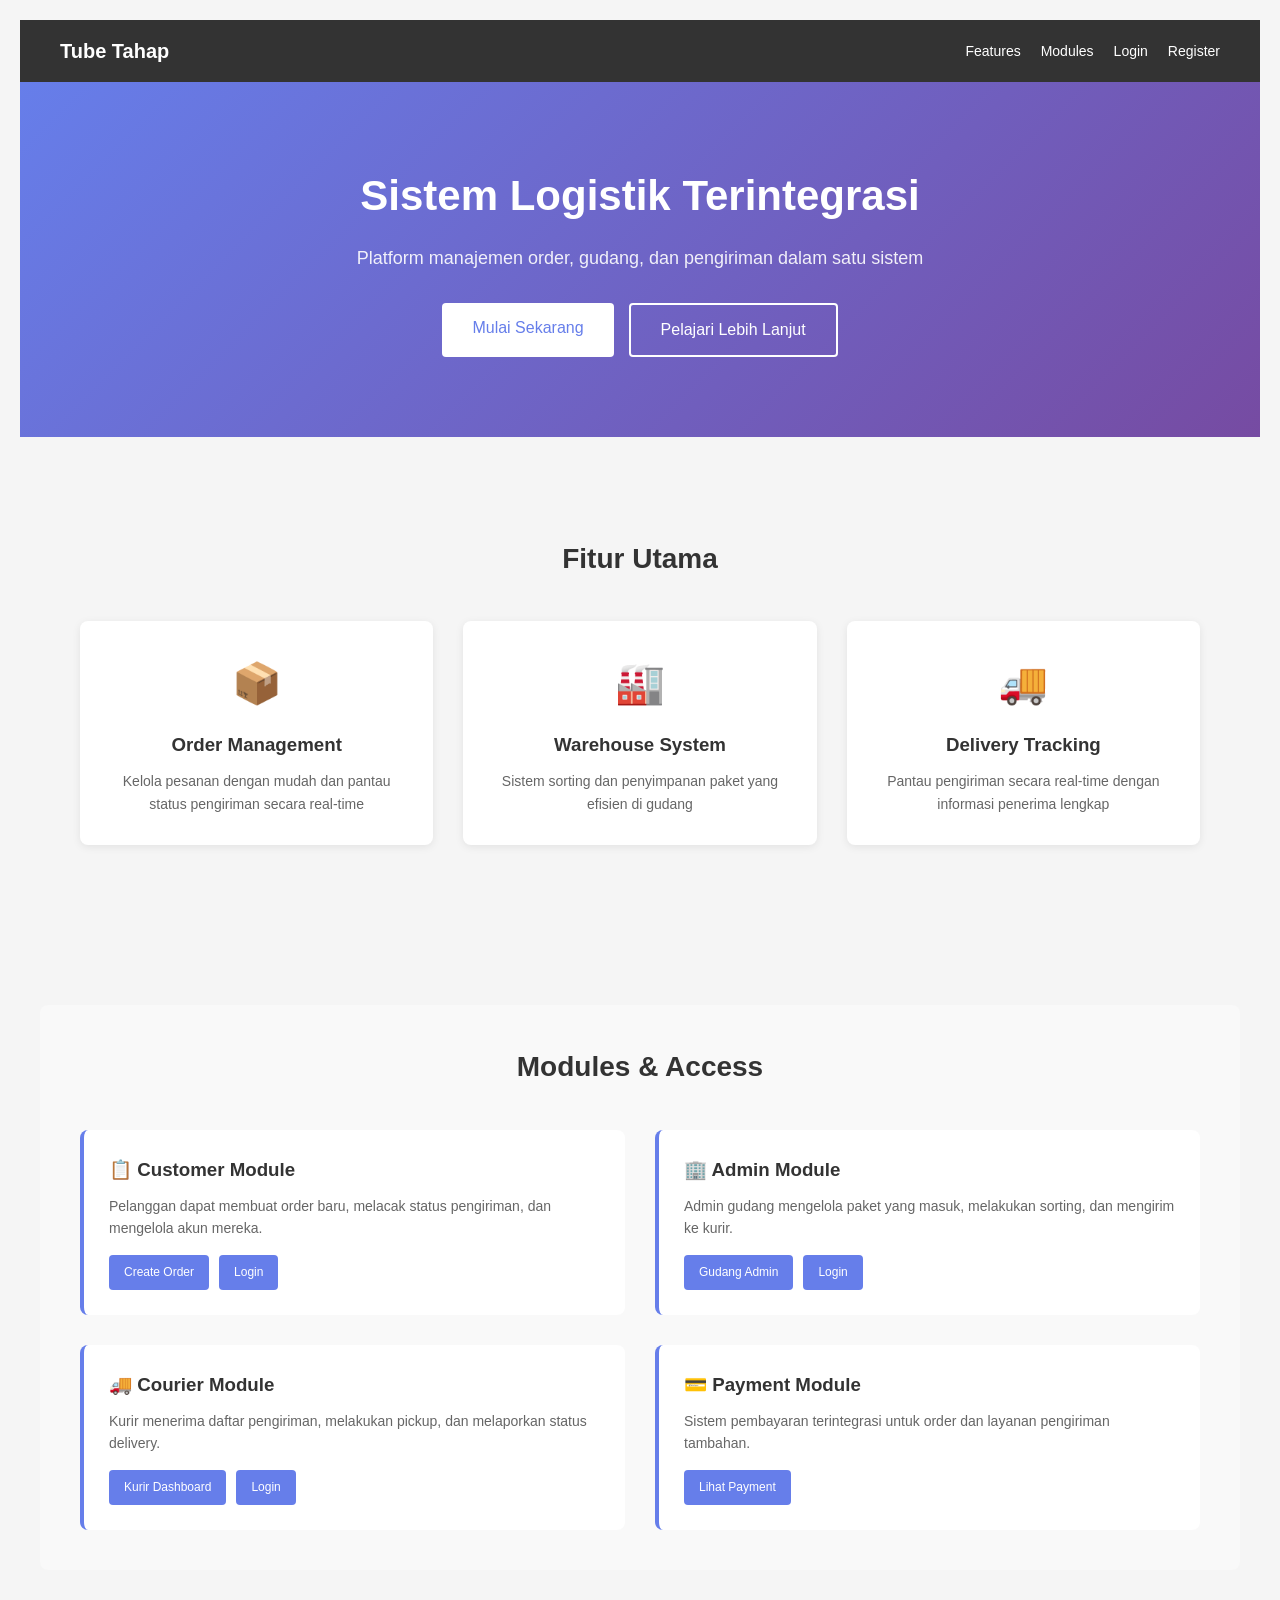
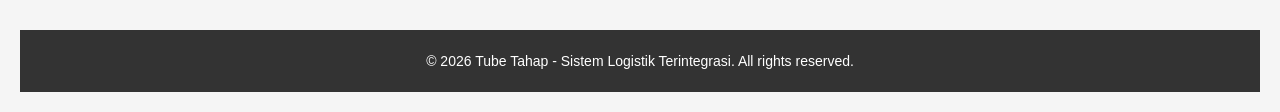
<file: frontend/index.html>
<!DOCTYPE html>
<html>
<head>
    <title>Tube Tahap - Sistem Logistik</title>
    <link rel="stylesheet" href="style.css">
    <style>
        .navbar {
            background-color: #333;
            color: white;
            padding: 15px 40px;
            display: flex;
            justify-content: space-between;
            align-items: center;
        }

        .navbar-brand {
            font-size: 20px;
            font-weight: bold;
        }

        .navbar-links {
            display: flex;
            gap: 20px;
        }

        .navbar-links a {
            color: white;
            text-decoration: none;
            font-size: 14px;
        }

        .navbar-links a:hover {
            color: #007bff;
        }

        .hero {
            background: linear-gradient(135deg, #667eea 0%, #764ba2 100%);
            color: white;
            padding: 80px 40px;
            text-align: center;
        }

        .hero h1 {
            font-size: 42px;
            margin-bottom: 15px;
        }

        .hero p {
            font-size: 18px;
            margin-bottom: 30px;
            opacity: 0.9;
        }

        .btn-group {
            display: flex;
            gap: 15px;
            justify-content: center;
        }

        .btn {
            display: inline-block;
            padding: 12px 30px;
            border-radius: 4px;
            text-decoration: none;
            font-weight: 500;
            transition: all 0.3s ease;
        }

        .btn-primary {
            background-color: white;
            color: #667eea;
        }

        .btn-primary:hover {
            transform: translateY(-2px);
            box-shadow: 0 4px 12px rgba(0, 0, 0, 0.2);
        }

        .btn-secondary {
            background-color: transparent;
            color: white;
            border: 2px solid white;
        }

        .btn-secondary:hover {
            background-color: white;
            color: #667eea;
        }

        .features {
            max-width: 1200px;
            margin: 60px auto;
            padding: 40px;
        }

        .features h2 {
            text-align: center;
            margin-bottom: 40px;
            font-size: 28px;
            color: #333;
        }

        .features-grid {
            display: grid;
            grid-template-columns: repeat(3, 1fr);
            gap: 30px;
            margin-bottom: 60px;
        }

        .feature-card {
            background: white;
            padding: 30px;
            border-radius: 8px;
            box-shadow: 0 2px 8px rgba(0, 0, 0, 0.08);
            text-align: center;
        }

        .feature-icon {
            font-size: 40px;
            margin-bottom: 15px;
        }

        .feature-card h3 {
            margin-bottom: 10px;
            color: #333;
        }

        .feature-card p {
            color: #666;
            font-size: 14px;
            line-height: 1.6;
        }

        .modules {
            max-width: 1200px;
            margin: 60px auto;
            padding: 40px;
            background-color: #f9f9f9;
            border-radius: 8px;
        }

        .modules h2 {
            text-align: center;
            margin-bottom: 40px;
            font-size: 28px;
            color: #333;
        }

        .modules-grid {
            display: grid;
            grid-template-columns: repeat(2, 1fr);
            gap: 30px;
        }

        .module-box {
            background: white;
            padding: 25px;
            border-radius: 8px;
            border-left: 4px solid #667eea;
        }

        .module-box h3 {
            margin-bottom: 10px;
            color: #333;
        }

        .module-box p {
            color: #666;
            font-size: 14px;
            margin-bottom: 15px;
            line-height: 1.6;
        }

        .module-links {
            display: flex;
            gap: 10px;
        }

        .module-links a {
            display: inline-block;
            padding: 8px 15px;
            background-color: #667eea;
            color: white;
            text-decoration: none;
            border-radius: 4px;
            font-size: 12px;
        }

        .module-links a:hover {
            background-color: #764ba2;
        }

        footer {
            background-color: #333;
            color: white;
            text-align: center;
            padding: 20px;
            margin-top: 60px;
            font-size: 14px;
        }

        @media (max-width: 768px) {
            .features-grid, .modules-grid {
                grid-template-columns: 1fr;
            }

            .btn-group {
                flex-direction: column;
            }

            .hero h1 {
                font-size: 32px;
            }
        }
    </style>
</head>
<body>
    <div class="navbar">
        <div class="navbar-brand">Tube Tahap</div>
        <div class="navbar-links">
            <a href="#features">Features</a>
            <a href="#modules">Modules</a>
            <a href="login.html">Login</a>
            <a href="register.html">Register</a>
        </div>
    </div>

    <div class="hero">
        <h1>Sistem Logistik Terintegrasi</h1>
        <p>Platform manajemen order, gudang, dan pengiriman dalam satu sistem</p>
        <div class="btn-group">
            <a href="register.html" class="btn btn-primary">Mulai Sekarang</a>
            <a href="#modules" class="btn btn-secondary">Pelajari Lebih Lanjut</a>
        </div>
    </div>

    <div id="features" class="features">
        <h2>Fitur Utama</h2>
        <div class="features-grid">
            <div class="feature-card">
                <div class="feature-icon">📦</div>
                <h3>Order Management</h3>
                <p>Kelola pesanan dengan mudah dan pantau status pengiriman secara real-time</p>
            </div>
            <div class="feature-card">
                <div class="feature-icon">🏭</div>
                <h3>Warehouse System</h3>
                <p>Sistem sorting dan penyimpanan paket yang efisien di gudang</p>
            </div>
            <div class="feature-card">
                <div class="feature-icon">🚚</div>
                <h3>Delivery Tracking</h3>
                <p>Pantau pengiriman secara real-time dengan informasi penerima lengkap</p>
            </div>
        </div>
    </div>

    <div id="modules" class="modules">
        <h2>Modules & Access</h2>
        <div class="modules-grid">
            <div class="module-box">
                <h3>📋 Customer Module</h3>
                <p>Pelanggan dapat membuat order baru, melacak status pengiriman, dan mengelola akun mereka.</p>
                <div class="module-links">
                    <a href="order.html">Create Order</a>
                    <a href="login.html">Login</a>
                </div>
            </div>

            <div class="module-box">
                <h3>🏢 Admin Module</h3>
                <p>Admin gudang mengelola paket yang masuk, melakukan sorting, dan mengirim ke kurir.</p>
                <div class="module-links">
                    <a href="gudang.html">Gudang Admin</a>
                    <a href="login.html">Login</a>
                </div>
            </div>

            <div class="module-box">
                <h3>🚚 Courier Module</h3>
                <p>Kurir menerima daftar pengiriman, melakukan pickup, dan melaporkan status delivery.</p>
                <div class="module-links">
                    <a href="kurir.html">Kurir Dashboard</a>
                    <a href="login.html">Login</a>
                </div>
            </div>

            <div class="module-box">
                <h3>💳 Payment Module</h3>
                <p>Sistem pembayaran terintegrasi untuk order dan layanan pengiriman tambahan.</p>
                <div class="module-links">
                    <a href="login.html">Lihat Payment</a>
                </div>
            </div>
        </div>
    </div>

    <footer>
        <p>&copy; 2026 Tube Tahap - Sistem Logistik Terintegrasi. All rights reserved.</p>
    </footer>
</body>
</html>
</file>
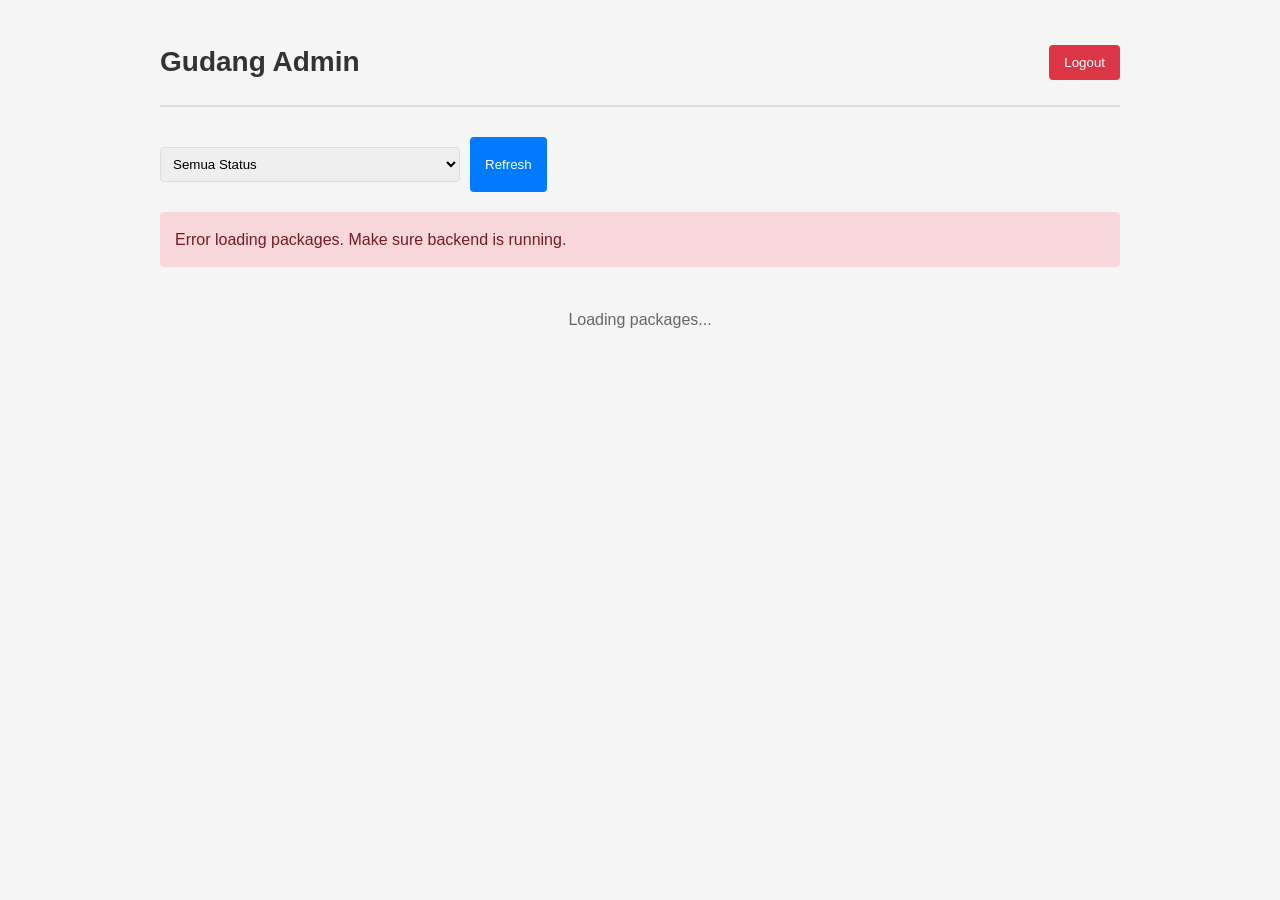
<file: frontend/gudang.html>
<!DOCTYPE html>
<html>
<head>
    <title>Gudang Admin</title>
    <link rel="stylesheet" href="style.css">
</head>
<body>
    <div class="container">
        <div class="header">
            <h1>Gudang Admin</h1>
            <button class="btn-logout" onclick="logout()">Logout</button>
        </div>

        <div class="filters">
            <select id="statusFilter">
                <option value="">Semua Status</option>
                <option value="pending">Pending</option>
                <option value="ready">Ready</option>
            </select>
            <button onclick="loadPackages()">Refresh</button>
        </div>

        <div id="error"></div>
        <div id="packages" class="packages-list">
            <div class="loading">Loading packages...</div>
        </div>
    </div>

    <script src="script.js"></script>
    <script>
        const GUDANG_URL = "http://localhost:8084";

        function logout() {
            localStorage.removeItem("token");
            window.location.href = "login.html";
        }

        async function loadPackages() {
            try {
                document.getElementById("error").innerHTML = "";
                document.getElementById("packages").innerHTML = '<div class="loading">Loading packages...</div>';

                const response = await fetch(`${GUDANG_URL}/packages`);
                const packages = await response.json();

                if (!Array.isArray(packages)) {
                    document.getElementById("packages").innerHTML = '<div class="empty-state">Tidak ada packages</div>';
                    return;
                }

                const statusFilter = document.getElementById("statusFilter").value;
                let filtered = packages;

                if (statusFilter) {
                    filtered = packages.filter(p => p.status === statusFilter);
                }

                if (filtered.length === 0) {
                    document.getElementById("packages").innerHTML = '<div class="empty-state">Tidak ada packages dengan status terpilih</div>';
                    return;
                }

                let html = "";
                filtered.forEach(pkg => {
                    const isReady = pkg.status === "ready";
                    const statusClass = isReady ? "status-ready" : "status-pending";
                    const statusText = isReady ? "Ready" : "Pending";

                    html += `
                        <div class="package-card ${pkg.status}">
                            <div class="package-header">
                                <div class="package-resi">${pkg.resi}</div>
                                <span class="package-status ${statusClass}">${statusText}</span>
                            </div>
                            <div class="package-details">
                                <div class="detail-item">
                                    <div class="detail-label">Nama Barang</div>
                                    <div class="detail-value">${pkg.nama_barang || '-'}</div>
                                </div>
                                <div class="detail-item">
                                    <div class="detail-label">Berat</div>
                                    <div class="detail-value">${pkg.berat || 0} kg</div>
                                </div>
                                <div class="detail-item">
                                    <div class="detail-label">Jenis</div>
                                    <div class="detail-value">${pkg.jenis || '-'}</div>
                                </div>
                                <div class="detail-item">
                                    <div class="detail-label">Dimensi</div>
                                    <div class="detail-value">${pkg.dimensi || '-'}</div>
                                </div>
                                <div class="detail-item">
                                    <div class="detail-label">Zona</div>
                                    <div class="detail-value">${pkg.warehouse_zone || '-'}</div>
                                </div>
                                <div class="detail-item">
                                    <div class="detail-label">Penerima</div>
                                    <div class="detail-value">${pkg.nama_penerima || '-'}</div>
                                </div>
                                <div class="detail-item">
                                    <div class="detail-label">Telepon</div>
                                    <div class="detail-value">${pkg.no_telp_penerima || '-'}</div>
                                </div>
                                <div class="detail-item">
                                    <div class="detail-label">Alamat Penerima</div>
                                    <div class="detail-value">${pkg.alamat_penerima || '-'}</div>
                                </div>
                            </div>
                            <div class="package-actions">
                                <button class="btn-complete" onclick="completeSorting('${pkg.resi}')" ${isReady ? 'disabled' : ''}>
                                    ${isReady ? 'Already Ready' : 'Complete Sorting'}
                                </button>
                            </div>
                        </div>
                    `;
                });

                document.getElementById("packages").innerHTML = html;

            } catch (error) {
                console.error("Error:", error);
                document.getElementById("error").innerHTML = '<div class="error">Error loading packages. Make sure backend is running.</div>';
            }
        }

        async function completeSorting(resi) {
            try {
                const response = await fetch(`${GUDANG_URL}/packages/${resi}/complete`, {
                    method: "PUT"
                });

                if (!response.ok) {
                    alert("Gagal complete sorting");
                    return;
                }

                alert("Sorting completed!");
                loadPackages();

            } catch (error) {
                console.error("Error:", error);
                alert("Error completing sorting");
            }
        }

        // Load packages on page load
        loadPackages();
    </script>
</body>
</html>
</file>
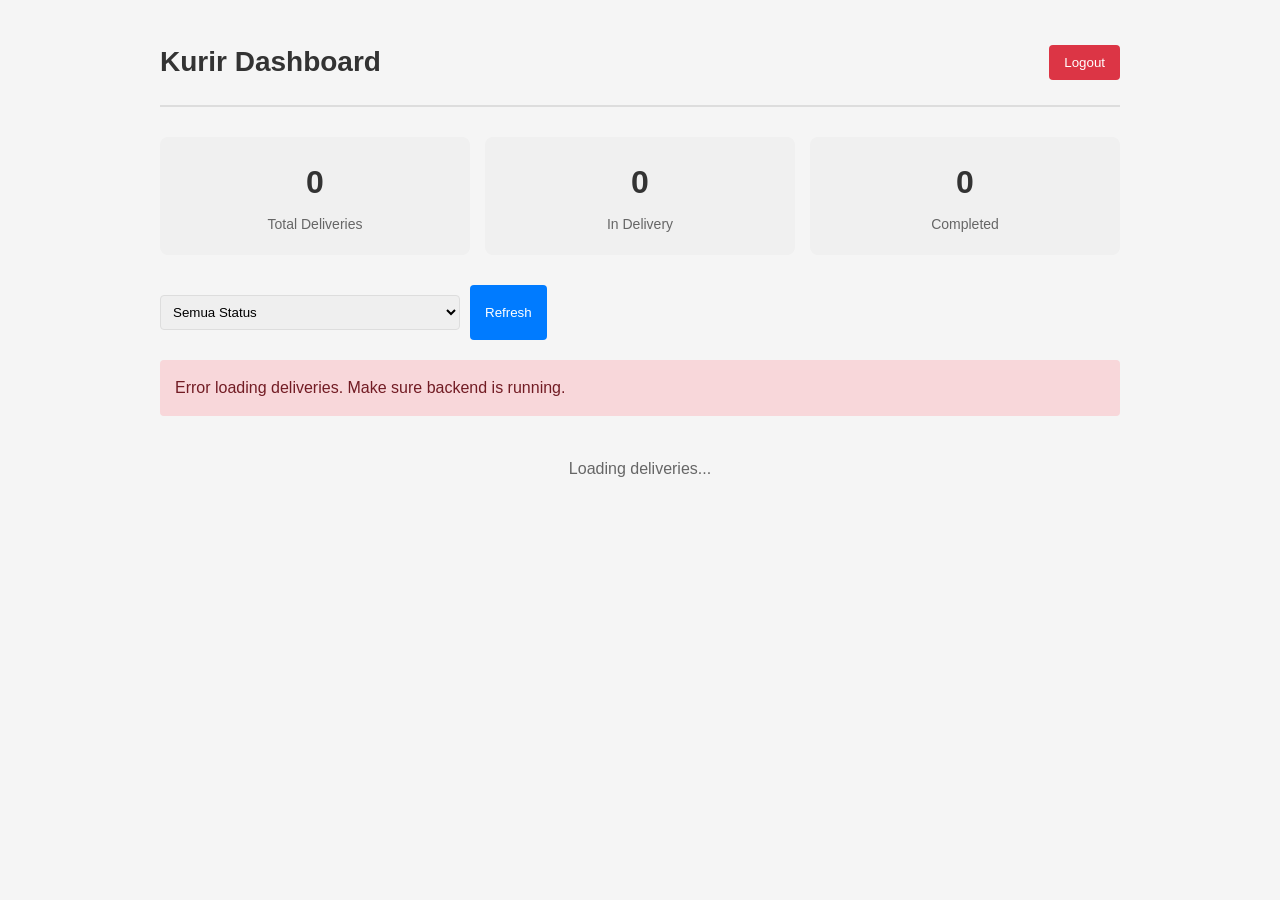
<file: frontend/kurir.html>
<!DOCTYPE html>
<html>
<head>
    <title>Kurir Dashboard</title>
    <link rel="stylesheet" href="style.css">
</head>
<body>
    <div class="container">
        <div class="header">
            <h1>Kurir Dashboard</h1>
            <button class="btn-logout" onclick="logout()">Logout</button>
        </div>

        <div class="stats">
            <div class="stat-card">
                <div class="stat-number" id="totalDeliveries">0</div>
                <div class="stat-label">Total Deliveries</div>
            </div>
            <div class="stat-card">
                <div class="stat-number" id="inDeliveryCount">0</div>
                <div class="stat-label">In Delivery</div>
            </div>
            <div class="stat-card">
                <div class="stat-number" id="completedCount">0</div>
                <div class="stat-label">Completed</div>
            </div>
        </div>

        <div class="filters">
            <select id="statusFilter">
                <option value="">Semua Status</option>
                <option value="pending">Pending</option>
                <option value="in_delivery">In Delivery</option>
                <option value="completed">Completed</option>
            </select>
            <button onclick="loadDeliveries()">Refresh</button>
        </div>

        <div id="error"></div>
        <div id="deliveries" class="deliveries-list">
            <div class="loading">Loading deliveries...</div>
        </div>
    </div>

    <script src="script.js"></script>
    <script>
        const COURIER_URL = "http://localhost:8085";

        function logout() {
            localStorage.removeItem("token");
            window.location.href = "login.html";
        }

        async function loadDeliveries() {
            try {
                document.getElementById("error").innerHTML = "";
                document.getElementById("deliveries").innerHTML = '<div class="loading">Loading deliveries...</div>';

                const response = await fetch(`${COURIER_URL}/deliveries`);
                const deliveries = await response.json();

                if (!Array.isArray(deliveries)) {
                    document.getElementById("deliveries").innerHTML = '<div class="empty-state">Tidak ada deliveries</div>';
                    return;
                }

                // Update stats
                updateStats(deliveries);

                const statusFilter = document.getElementById("statusFilter").value;
                let filtered = deliveries;

                if (statusFilter) {
                    filtered = deliveries.filter(d => d.status === statusFilter);
                }

                if (filtered.length === 0) {
                    document.getElementById("deliveries").innerHTML = '<div class="empty-state">Tidak ada deliveries dengan status terpilih</div>';
                    return;
                }

                let html = "";
                filtered.forEach(delivery => {
                    const statusClass = `status-${delivery.status}`;
                    const statusDisplay = delivery.status.replace("_", " ").toUpperCase();
                    const isCompleted = delivery.status === "completed";
                    const isPending = delivery.status === "pending";

                    html += `
                        <div class="delivery-card ${delivery.status}">
                            <div class="delivery-header">
                                <div class="delivery-resi">${delivery.resi}</div>
                                <span class="delivery-status ${statusClass}">${statusDisplay}</span>
                            </div>
                            <div class="delivery-details">
                                <div class="detail-item">
                                    <div class="detail-label">Penerima</div>
                                    <div class="detail-value">${delivery.nama_penerima || '-'}</div>
                                </div>
                                <div class="detail-item">
                                    <div class="detail-label">Telepon</div>
                                    <div class="detail-value">${delivery.no_telp_penerima || '-'}</div>
                                </div>
                                <div class="detail-item">
                                    <div class="detail-label">Alamat Tujuan</div>
                                    <div class="detail-value">${delivery.alamat_penerima || '-'}</div>
                                </div>
                                <div class="detail-item">
                                    <div class="detail-label">Berat Paket</div>
                                    <div class="detail-value">${delivery.berat || 0} kg</div>
                                </div>
                                <div class="detail-item">
                                    <div class="detail-label">Zona</div>
                                    <div class="detail-value">${delivery.assigned_zone || '-'}</div>
                                </div>
                                <div class="detail-item">
                                    <div class="detail-label">Created At</div>
                                    <div class="detail-value">${new Date(delivery.created_at).toLocaleString()}</div>
                                </div>
                            </div>
                            <div class="delivery-actions">
                                ${isPending ? `<button class="btn-action btn-delivery" onclick="startDelivery('${delivery.resi}')">Start Delivery</button>` : ''}
                                ${!isCompleted ? `<button class="btn-action btn-complete" onclick="completeDelivery('${delivery.resi}')">Mark Completed</button>` : `<button class="btn-action" disabled>Completed</button>`}
                            </div>
                        </div>
                    `;
                });

                document.getElementById("deliveries").innerHTML = html;

            } catch (error) {
                console.error("Error:", error);
                document.getElementById("error").innerHTML = '<div class="error">Error loading deliveries. Make sure backend is running.</div>';
            }
        }

        function updateStats(deliveries) {
            const total = deliveries.length;
            const inDelivery = deliveries.filter(d => d.status === "in_delivery").length;
            const completed = deliveries.filter(d => d.status === "completed").length;

            document.getElementById("totalDeliveries").innerText = total;
            document.getElementById("inDeliveryCount").innerText = inDelivery;
            document.getElementById("completedCount").innerText = completed;
        }

        async function startDelivery(resi) {
            try {
                const response = await fetch(`${COURIER_URL}/deliveries/${resi}/start`, {
                    method: "PUT"
                });

                if (!response.ok) {
                    alert("Gagal start delivery");
                    return;
                }

                alert("Delivery started!");
                loadDeliveries();

            } catch (error) {
                console.error("Error:", error);
                alert("Error starting delivery");
            }
        }

        async function completeDelivery(resi) {
            try {
                const response = await fetch(`${COURIER_URL}/deliveries/${resi}/complete`, {
                    method: "PUT"
                });

                if (!response.ok) {
                    alert("Gagal complete delivery");
                    return;
                }

                alert("Delivery completed!");
                loadDeliveries();

            } catch (error) {
                console.error("Error:", error);
                alert("Error completing delivery");
            }
        }

        // Load deliveries on page load
        loadDeliveries();
    </script>
</body>
</html>
</file>
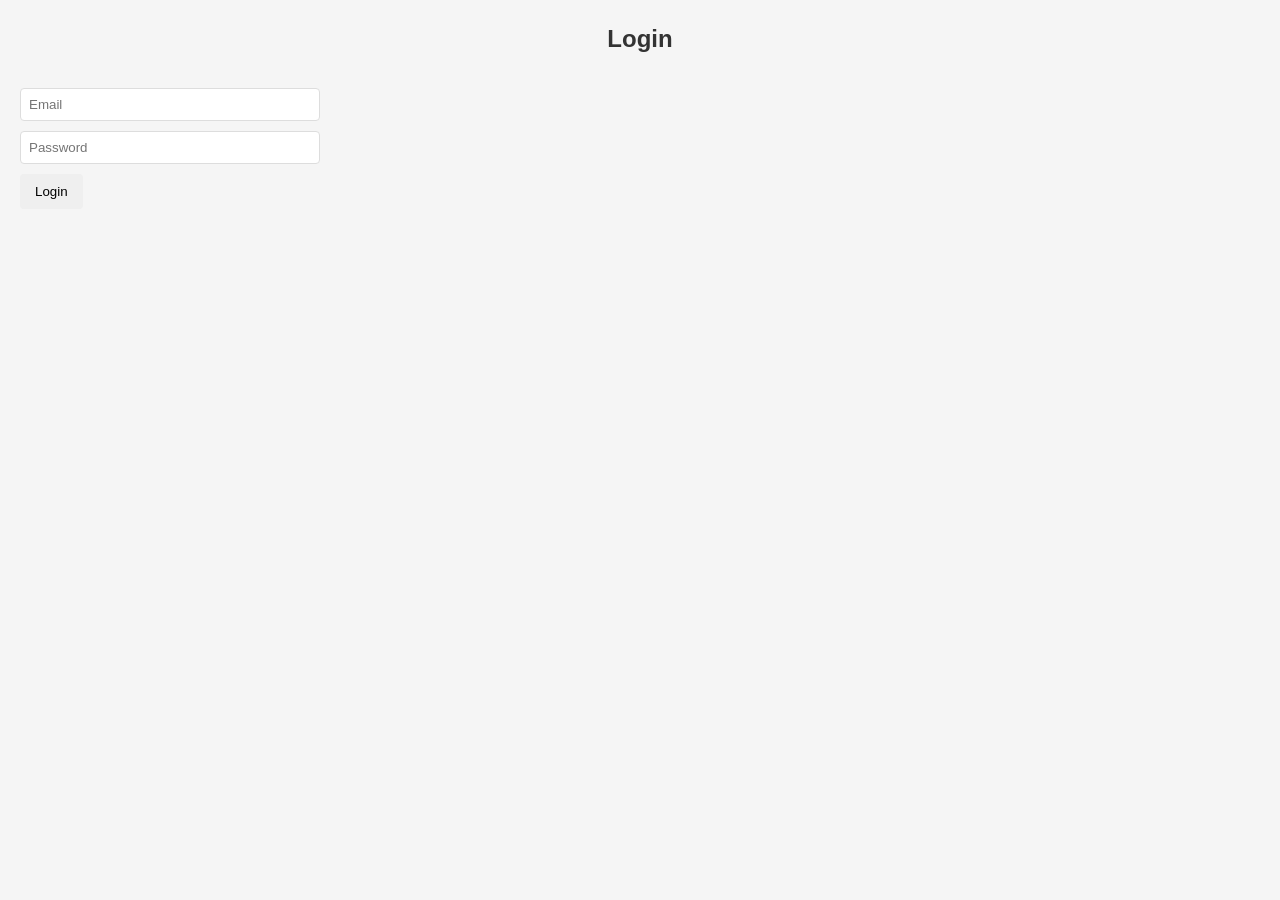
<file: frontend/login.html>
<!DOCTYPE html>
<html>
<head>
    <title>Login</title>
    <link rel="stylesheet" href="style.css">
</head>
<body>

<h2>Login</h2>

<input id="email" placeholder="Email">
<input id="password" type="password" placeholder="Password">

<button onclick="login()">
    Login
</button>

<script src="script.js"></script>

</body>
</html>
</file>
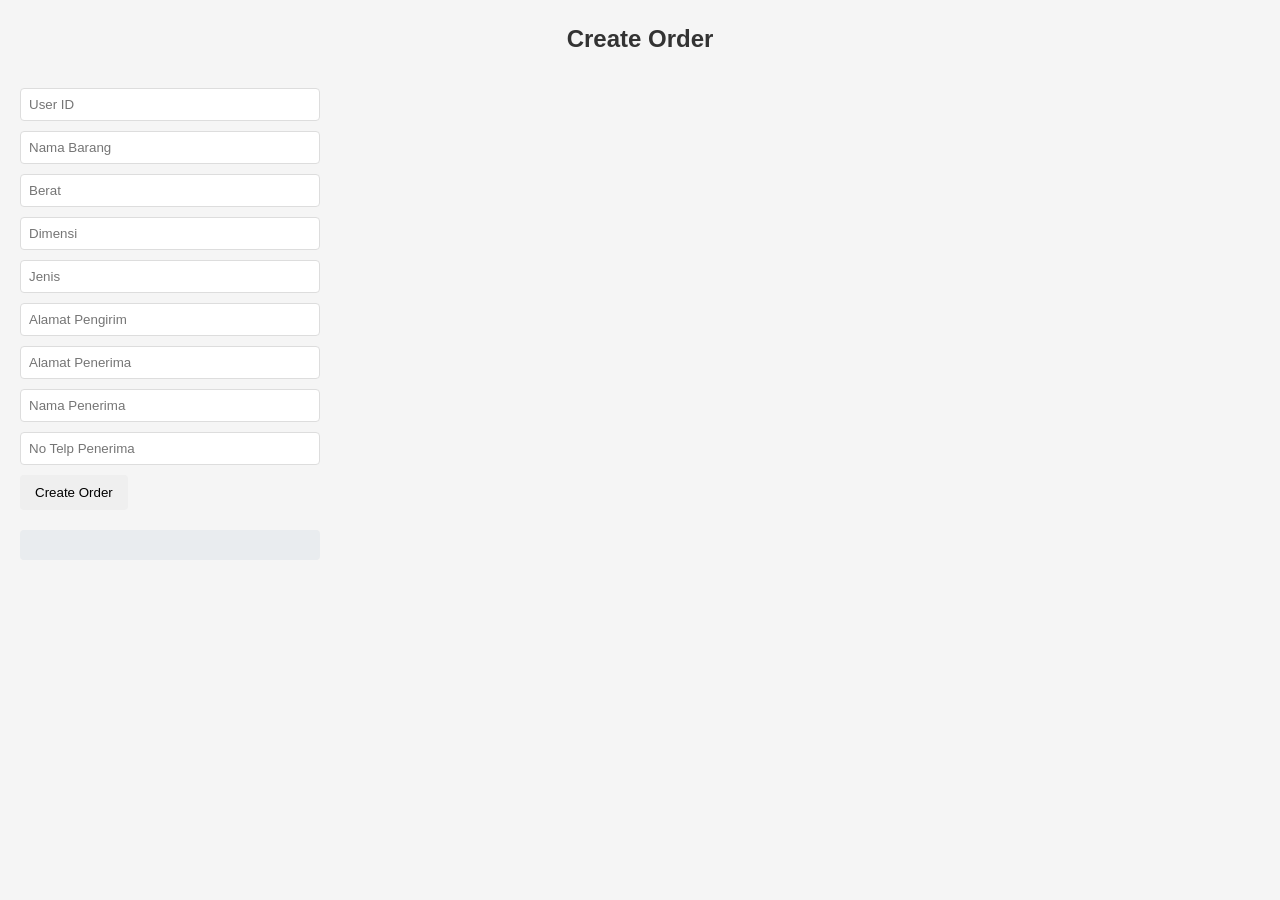
<file: frontend/order.html>
<!-- <!DOCTYPE html>
<html>
<head>
    <title>Create Order</title>
    <link rel="stylesheet" href="style.css">
</head>
<body>

<h2>Create Order</h2>

<input id="user_id" placeholder="User ID">
<input id="nama_barang" placeholder="Nama Barang">
<input id="berat" placeholder="Berat">
<input id="dimensi" placeholder="Dimensi">
<input id="jenis" placeholder="Jenis">
<input id="alamat_pengirim" placeholder="Alamat Pengirim">
<input id="alamat_penerima" placeholder="Alamat Penerima">

<button onclick="createOrder()">
    Create Order
</button>

<div id="result"></div>

<script src="script.js"></script>

</body>
</html> -->


<!DOCTYPE html>
<html>
<head>
    <title>Create Order</title>
    <link rel="stylesheet" href="style.css">
</head>
<body>

<h2>Create Order</h2>

<input id="user_id" placeholder="User ID">
<input id="nama_barang" placeholder="Nama Barang">
<input id="berat" placeholder="Berat">
<input id="dimensi" placeholder="Dimensi">
<input id="jenis" placeholder="Jenis">
<input id="alamat_pengirim" placeholder="Alamat Pengirim">
<input id="alamat_penerima" placeholder="Alamat Penerima">
<input id="nama_penerima" placeholder="Nama Penerima">       <input id="no_telp_penerima" placeholder="No Telp Penerima"> <button onclick="createOrder()">
    Create Order
</button>

<div id="result"></div>

<script src="script.js"></script>

</body>
</html>
</file>
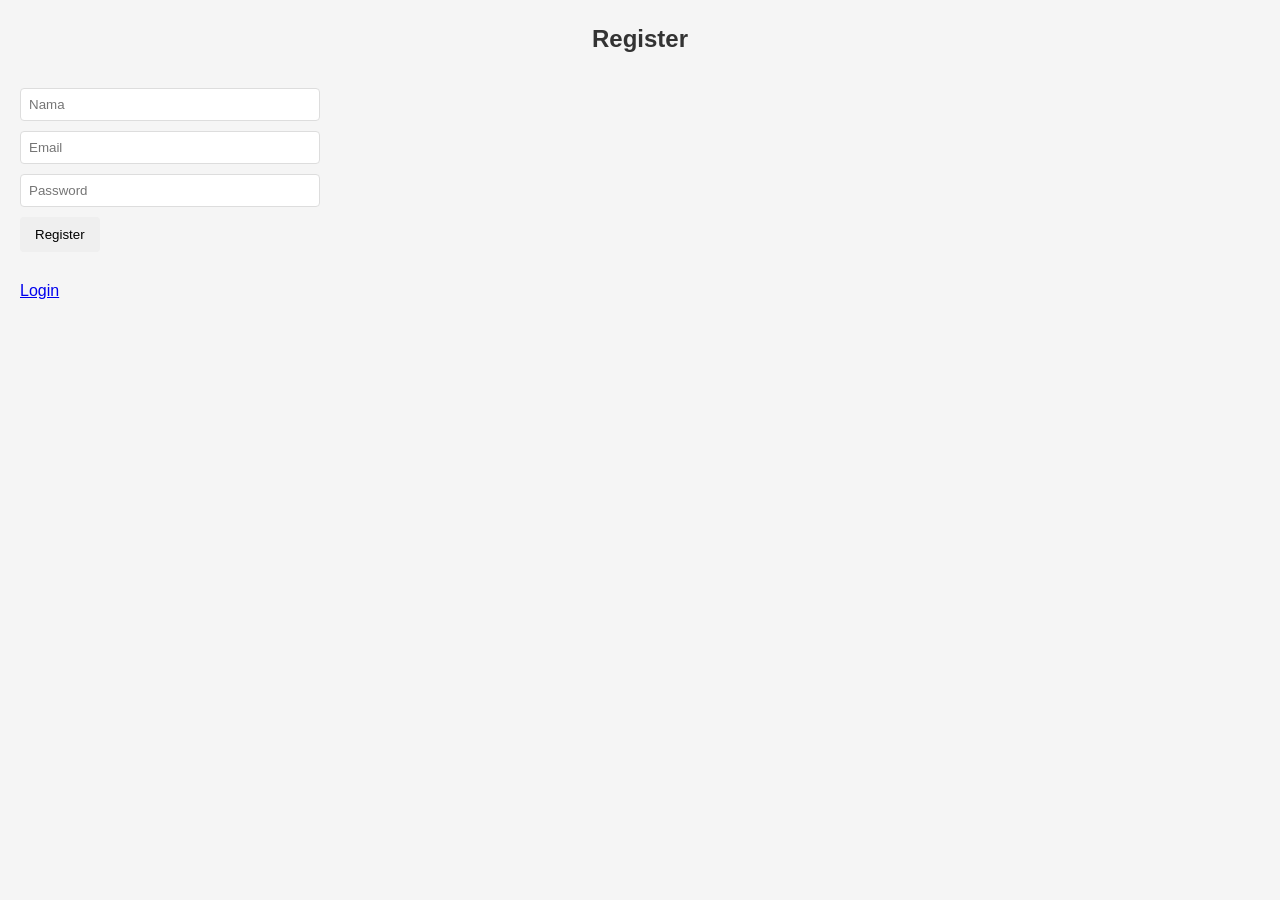
<file: frontend/register.html>
<!DOCTYPE html>
<html>
<head>
    <title>Register</title>
    <link rel="stylesheet" href="style.css">
</head>
<body>

<h2>Register</h2>

<input id="name" placeholder="Nama">
<input id="email" placeholder="Email">
<input id="password" type="password" placeholder="Password">

<button onclick="registerUser()">
    Register
</button>

<br><br>

<a href="login.html">Login</a>

<script src="script.js"></script>

</body>
</html>
</file>
<file: frontend/style.css>
/* body {
    font-family: Arial, sans-serif;
    margin: 40px;
}

input {
    display: block;
    margin: 10px 0;
    width: 300px;
    padding: 8px;
}

button {
    padding: 10px;
}

#result {
    margin-top: 20px;
} */




/* ==========================================================================
   1. Reset & Global Styles (Gabungan)
   ========================================================================== */
* {
    margin: 0;
    padding: 0;
    box-sizing: border-box;
}

html {
    scroll-behavior: smooth;
}

body {
    font-family: -apple-system, BlinkMacSystemFont, "Segoe UI", Roboto, "Helvetica Neue", Arial, sans-serif;
    background-color: #f5f5f5;
    color: #333;
    line-height: 1.6;
    padding: 20px; /* Diadaptasi dari margin 40px agar responsif */
}

/* Form Elements (Saling Melengkapi) */
input, select {
    display: block;
    font-family: inherit;
    margin: 10px 0;
    width: 100%;
    max-width: 300px; /* Mempertahankan standarisasi lebar input kamu */
    padding: 8px;
    border: 1px solid #ddd;
    border-radius: 4px;
}

button {
    font-family: inherit;
    padding: 10px 15px;
    border-radius: 4px;
    border: none;
    cursor: pointer;
    transition: all 0.2s ease;
}

#result {
    margin-top: 20px;
    padding: 15px;
    background: #e9ecef;
    border-radius: 4px;
    max-width: 300px;
}

/* ==========================================================================
   2. Halaman Login & Register (Teman)
   ========================================================================== */
h2 {
    text-align: center;
    margin-bottom: 30px;
    color: #333;
}

.form-container {
    max-width: 500px;
    margin: 50px auto;
    background: white;
    padding: 40px;
    border-radius: 8px;
    box-shadow: 0 2px 8px rgba(0, 0, 0, 0.1);
}

.form-container input {
    max-width: 100%; /* Memaksa input form login melebar penuh */
}

/* Helper classes */
.text-center { text-align: center; }
.mt-3 { margin-top: 30px; }
.text-muted { color: #666; }

/* ==========================================================================
   3. Komponen Dashboard Gudang & Kurir (Teman)
   ========================================================================== */
.container {
    max-width: 1000px;
    margin: 0 auto;
    padding: 20px;
}

.header {
    display: flex;
    justify-content: space-between;
    align-items: center;
    margin-bottom: 30px;
    padding-bottom: 20px;
    border-bottom: 2px solid #ddd;
}

.header h1 {
    margin: 0;
    font-size: 28px;
}

.btn-logout {
    background-color: #dc3545;
    color: white;
}

.btn-logout:hover {
    background-color: #c82333;
}

/* Filters */
.filters {
    display: flex;
    gap: 10px;
    margin-bottom: 20px;
}

.filters button {
    background-color: #007bff;
    color: white;
}

.filters button:hover {
    background-color: #0056b3;
}

/* Stats Grid */
.stats {
    display: grid;
    grid-template-columns: repeat(3, 1fr);
    gap: 15px;
    margin-bottom: 30px;
}

.stat-card {
    background-color: #f0f0f0;
    padding: 20px;
    border-radius: 8px;
    text-align: center;
}

.stat-number {
    font-size: 32px;
    font-weight: bold;
    color: #333;
}

.stat-label {
    font-size: 14px;
    color: #666;
    margin-top: 5px;
}

/* Lists & Cards Grid */
.packages-list, .deliveries-list {
    display: grid;
    gap: 15px;
}

.package-card, .delivery-card {
    border: 1px solid #ddd;
    border-radius: 8px;
    padding: 20px;
    background-color: #f9f9f9;
}

/* Border States */
.package-card.ready { border-left: 4px solid #28a745; }
.package-card.pending { border-left: 4px solid #ffc107; }
.delivery-card.pending { border-left: 4px solid #ffc107; }
.delivery-card.in_delivery { border-left: 4px solid #0dcaf0; }
.delivery-card.completed { border-left: 4px solid #28a745; }

.package-header, .delivery-header {
    display: flex;
    justify-content: space-between;
    align-items: start;
    margin-bottom: 15px;
}

.package-resi, .delivery-resi {
    font-weight: bold;
    font-size: 16px;
    color: #333;
}

/* Status Badges */
.package-status, .delivery-status {
    display: inline-block;
    padding: 6px 12px;
    border-radius: 20px;
    font-size: 12px;
    font-weight: bold;
}

.status-pending { background-color: #fff3cd; color: #856404; }
.status-ready { background-color: #d4edda; color: #155724; }
.status-in_delivery { background-color: #cfe2ff; color: #084298; }
.status-completed { background-color: #d4edda; color: #155724; }

/* Details Grid */
.package-details, .delivery-details {
    display: grid;
    grid-template-columns: 1fr 1fr;
    gap: 15px;
    margin-bottom: 15px;
    font-size: 13px;
}

.detail-item {
    display: flex;
    flex-direction: column;
}

.detail-label {
    color: #666;
    font-weight: bold;
    margin-bottom: 4px;
}

.detail-value {
    color: #333;
    line-height: 1.4;
}

/* Actions */
.package-actions, .delivery-actions {
    display: flex;
    gap: 10px;
    padding-top: 15px;
    border-top: 1px solid #ddd;
}

.btn-complete { background-color: #28a745; color: white; }
.btn-complete:hover { background-color: #218838; }
.btn-delivery { background-color: #0dcaf0; color: white; }
.btn-delivery:hover { background-color: #0aa8cc; }

.btn-complete:disabled, .btn-action:disabled {
    background-color: #ccc;
    cursor: not-allowed;
}

/* States */
.empty-state { text-align: center; padding: 40px; color: #999; }
.loading { text-align: center; padding: 20px; color: #666; }
.error { background-color: #f8d7da; color: #721c24; padding: 15px; border-radius: 4px; margin-bottom: 20px; }
</file>
